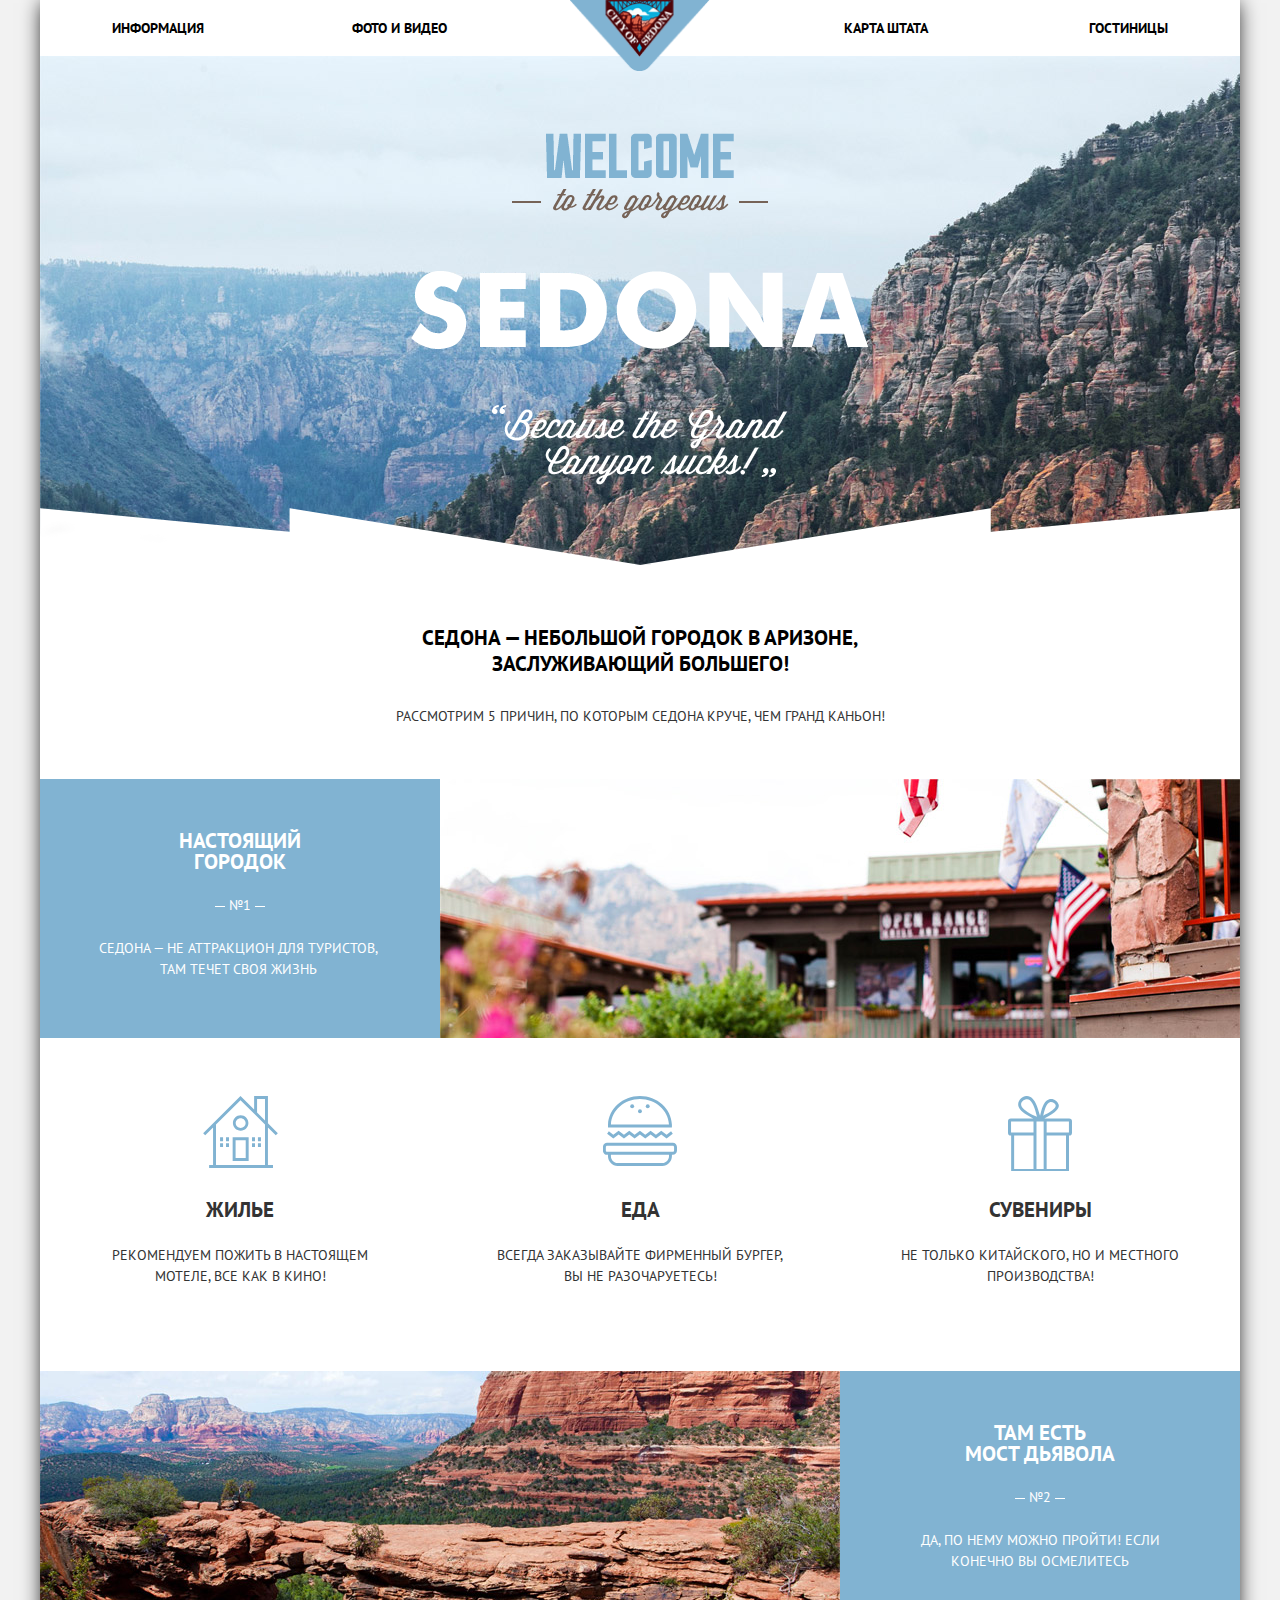
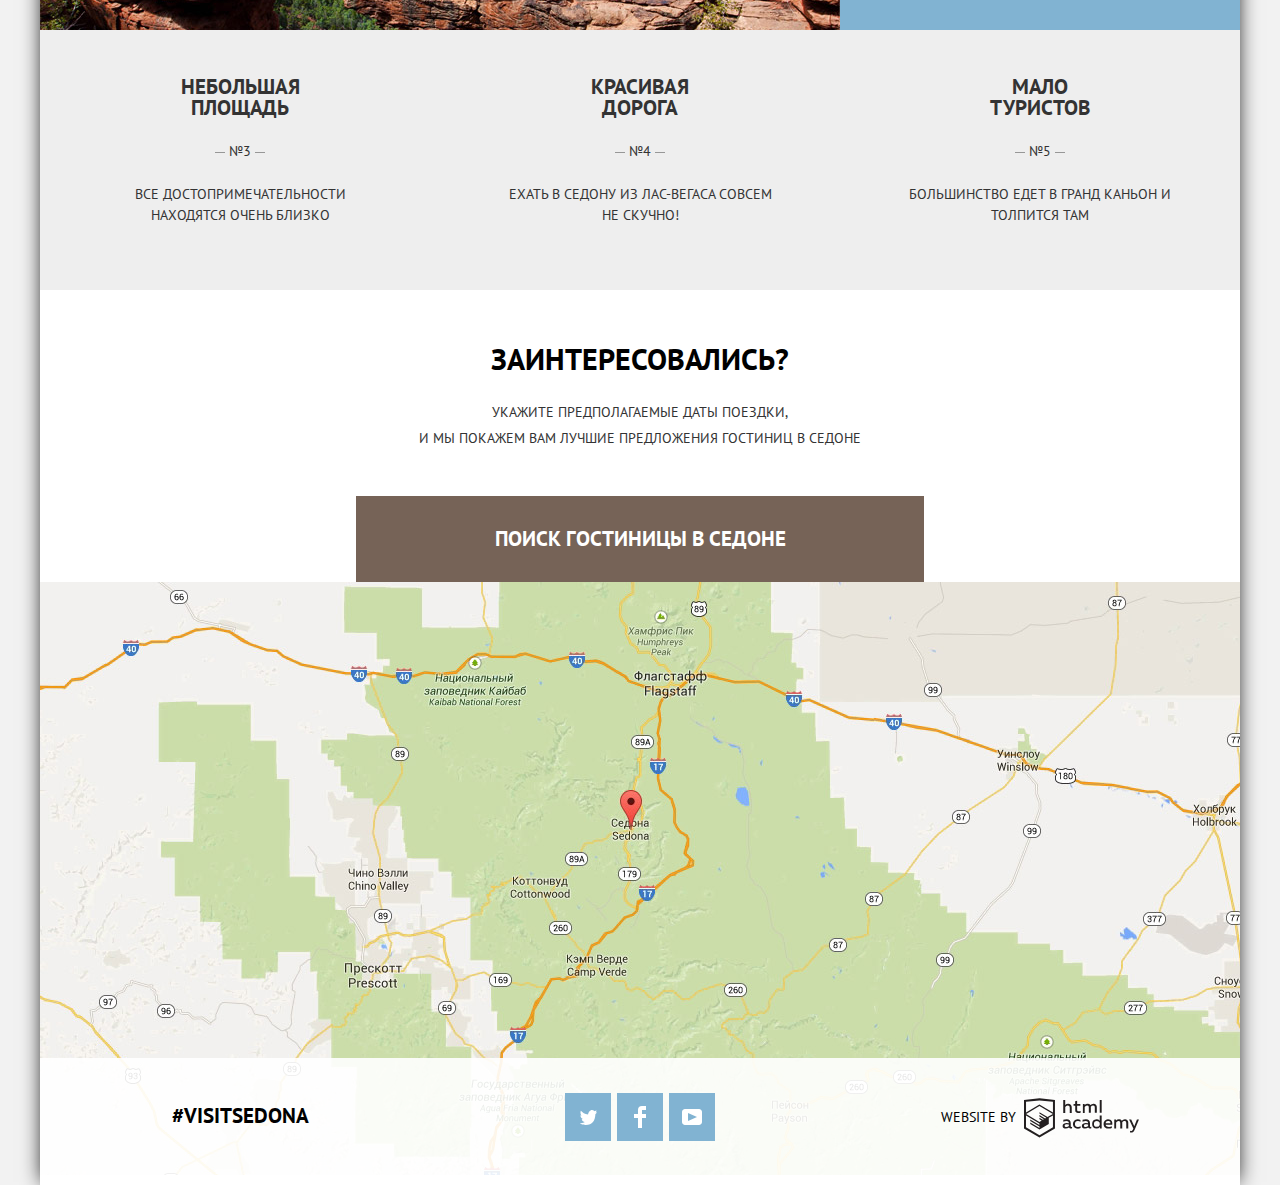
<file: index.html>
<!DOCTYPE html>
<html lang="ru">
  <head>
    <meta charset="utf-8">
    <title>HTML Academy: Седона</title>
    <link href="https://fonts.googleapis.com/css?family=PT+Sans:400,700&amp;subset=cyrillic" rel="stylesheet">
    <link rel="stylesheet" href="css/normalize.css">
    <link rel="stylesheet" href="css/style.min.css">
  </head>
  <body>
    <div class="container">
      <header class="main-header">
        <nav class="main-nav">
          <ul class="site-nav">
            <li><a href="info.html"> Информация</a></li>
            <li><a href="news.html"> Фото и видео</a></li>
            <li><a href="full-map.html">Карта штата</a></li>
            <li><a href="catalog.html">Гостиницы</a></li>
          </ul>
          <div class="main-header-logo">
            <a>
              <img src="img/logo-index.png" width="140" height="70" alt="Логотип «Седона»">
            </a>
          </div>
        </nav>
      </header>
      <main>
        <section class="sedona">
          <img class="sedona-text" src="img/sedona-text.png" width="458" height="350" alt="Sedona" >
        </section>
        <h1>Седона &#8212; небольшой городок в Аризоне,<br>
            заслуживающий большего!</h1>
        <p class="reasons">Рассмотрим 5 причин, по которым седона круче, чем гранд каньон!</p>
        <section class='reason-sedona'>
          <h2 class="visually-hidden">Факты о Седоне</h2>
          <ul class="reason-list">
            <li class="reason-image">
              <div class="reason-blue reason-blue-one">
                <h3>Настоящий городок</h3>
                <div class="reason-item-number reason-white-number">
                  <p>№1</p>
                </div>
                <p>Седона &#8212; не аттракцион для туристов, там течет своя жизнь</p>
              </div>
              <div class="reason-one-image">
              </div>
            </li>
            <li class="reason-image">
              <div class="reason-two-image">
              </div>
              <div class="reason-blue reason-blue-two">
                <h3>Там есть<br> мост дьявола</h3>
                <div class="reason-item-number reason-white-number">
                  <p>№2</p>
                </div>
                <p>Да, по нему можно пройти! Если конечно вы осмелитесь</p>
              </div>
            </li>
            <li class="reason-item">
              <h3>Небольшая площадь</h3>
              <div class="reason-item-number">
                <p>№3</p>
              </div>
              <p>Все достопримечательности находятся очень близко</p>
            </li>
            <li class="reason-item">
              <h3>Красивая дорога</h3>
              <div class="reason-item-number">
                <p>№4</p>
              </div>
              <p>Ехать в Седону из Лас-вегаса совсем не скучно!</p>
            </li>
            <li class="reason-item">
              <h3>Мало туристов</h3>
              <div class="reason-item-number">
                <p>№5</p>
              </div>
              <p>Большинство едет в гранд каньон и толпится там</p>
            </li>
            <li class="features-item">
              <ul class="features-list">
                <li class="feature-item sedona-house">
                  <h3>Жилье</h3>
                  <p>Рекомендуем пожить в настоящем мотеле, все как в кино!</p>
                </li>
                <li class="feature-item sedona-food">
                  <h3>Еда</h3>
                  <p>Всегда заказывайте фирменный бургер, вы не разочаруетесь!</p>
                </li>
                <li class="feature-item sedona-suvenir">
                  <h3>Сувениры</h3>
                  <p>Не только китайского, но и местного производства!</p>
                </li>
              </ul>
            </li>
          </ul>
        </section>
        <section class="booking">
          <h2 class="visually-hidden">Забронировать дату поездки</h2>
          <h3>Заинтересовались?</h3>
          <p>Укажите предполагаемые даты поездки,<br>
           и мы покажем вам лучшие предложения гостиниц в Седоне</p>
           <div class="booking-button">
            <button class="button button-find-hotel" type="button" name="button-visible-form">Поиск гостиницы в седоне</button>
            <form class="main-booking-form" action="index.html" method="post">
              <div class="input-form input-arrival-date">
                <label for="arrival-date">Дата заезда:</label>
                <input type="text" name="arrival-date" id="arrival-date" value="24 апреля 2017">
                <button class="calendar" type="button" name="button"><span class="visually-hidden">календарь</span> <svg xmlns="http://www.w3.org/2000/svg" width="21" height="22" viewBox="0 0 21 22"><path d="M19.251 2.025h-2.845V.648c0-.381-.294-.689-.656-.689-.363 0-.656.308-.656.689v1.377h-3.938V.648c0-.381-.294-.689-.655-.689-.363 0-.657.308-.657.689v1.377H5.906V.648c0-.381-.294-.689-.656-.689-.363 0-.657.308-.657.689v1.377H1.75C.784 2.025 0 2.847 0 3.862v16.302C0 21.179.784 22 1.75 22h17.501c.966 0 1.749-.821 1.749-1.836V3.862c0-1.015-.783-1.837-1.749-1.837zm.437 18.139a.448.448 0 0 1-.437.459H1.75a.45.45 0 0 1-.438-.459V3.862a.45.45 0 0 1 .438-.459h2.844v1.378c0 .381.294.689.657.689.362 0 .656-.308.656-.689V3.403h3.938v1.378c0 .381.294.689.657.689.361 0 .655-.308.655-.689V3.403h3.938v1.378c0 .381.293.689.656.689.362 0 .656-.308.656-.689V3.403h2.845c.241 0 .437.206.437.459v16.302z"/><path d="M4.594 8.225h2.625v2.066H4.594zM4.594 11.668h2.625v2.067H4.594zM4.594 15.112h2.625v2.066H4.594zM9.188 15.112h2.625v2.066H9.188zM9.188 11.668h2.625v2.067H9.188zM9.188 8.225h2.625v2.066H9.188zM13.781 15.112h2.625v2.066h-2.625zM13.781 11.668h2.625v2.067h-2.625zM13.781 8.225h2.625v2.066h-2.625z"/></svg>  </button>
              </div>
              <div class="input-form input-departure-date">
                <label for="departure-date">Дата выезда:</label>
                <input type="text" name="departure-date" id="departure-date" value="4 июля 2017">
                <button class="calendar" type="button" name="button"><span class="visually-hidden">календарь</span> <svg xmlns="http://www.w3.org/2000/svg" width="21" height="22" viewBox="0 0 21 22"><path d="M19.251 2.025h-2.845V.648c0-.381-.294-.689-.656-.689-.363 0-.656.308-.656.689v1.377h-3.938V.648c0-.381-.294-.689-.655-.689-.363 0-.657.308-.657.689v1.377H5.906V.648c0-.381-.294-.689-.656-.689-.363 0-.657.308-.657.689v1.377H1.75C.784 2.025 0 2.847 0 3.862v16.302C0 21.179.784 22 1.75 22h17.501c.966 0 1.749-.821 1.749-1.836V3.862c0-1.015-.783-1.837-1.749-1.837zm.437 18.139a.448.448 0 0 1-.437.459H1.75a.45.45 0 0 1-.438-.459V3.862a.45.45 0 0 1 .438-.459h2.844v1.378c0 .381.294.689.657.689.362 0 .656-.308.656-.689V3.403h3.938v1.378c0 .381.294.689.657.689.361 0 .655-.308.655-.689V3.403h3.938v1.378c0 .381.293.689.656.689.362 0 .656-.308.656-.689V3.403h2.845c.241 0 .437.206.437.459v16.302z"/><path d="M4.594 8.225h2.625v2.066H4.594zM4.594 11.668h2.625v2.067H4.594zM4.594 15.112h2.625v2.066H4.594zM9.188 15.112h2.625v2.066H9.188zM9.188 11.668h2.625v2.067H9.188zM9.188 8.225h2.625v2.066H9.188zM13.781 15.112h2.625v2.066h-2.625zM13.781 11.668h2.625v2.067h-2.625zM13.781 8.225h2.625v2.066h-2.625z"/></svg> </button>
              </div>
              <div class="input-form input-people">
                <div class="btn-input btn-input-grown">
                  <label for="grownup">Взрослые:</label>
                  <button class="amount-down amount-down-grownup" type="button" name="button">&#8722;</button>
                  <input type="text" name="grownup" id="grownup" value="2">
                  <button class="amount-up amount-up-grownup" type="button" name="button">&#43;</button>
                </div>
                <div class="btn-input btn-input-kid">
                  <label class="kids" for="kid">Дети:</label>
                  <button class="amount-down amount-down-kid" type="button" name="button">&#8722;</button>
                  <input class="input-kids" type="text" name="kid" id="kid" value="0">
                  <button class="amount-up amount-up-kid" type="button" name="button">&#43;</button>
                </div>
              </div>
              <button class="button button-find" type="submit" name="find-booking">Найти</button>
            </form>
          </div>
        </section>
        <section class="map">
          <h2 class="visually-hidden">Карта проезда</h2>
          <iframe src="https://www.google.com/maps/embed?pb=!1m18!1m12!1m3!1d704941.0116040068!2d-111.98030078085502!3d34.83886374794912!2m3!1f0!2f0!3f0!3m2!1i1024!2i768!4f13.1!3m3!1m2!1s0x872da132f942b00d%3A0x5548c523fa6c8efd!2z0KHQtdC00L7QvdCwLCDQkNGA0LjQt9C-0L3QsCA4NjMzNiwg0KHQqNCQ!5e0!3m2!1sru!2sru!4v1512150455952" width="1200" height="595" style="border:0" allowfullscreen></iframe>
          <p><img src="img/map.jpg" width="1200" height="595" alt="Карта проезда в город Седона"></p>
        </section>
      </main>
      <footer class="main-footer main-footer-absolute">
        <div class="hashtag-sedona">
          <a class="visitsedona" href="#">#visitsedona</a>
        </div>
        <div class="footer-social">
          <div class="social-icon">
            <ul class="social-list">
              <li>
                <a class="social-button" href="#"><span class="visually-hidden">Twitter</span> <svg xmlns="http://www.w3.org/2000/svg" xmlns:xlink="http://www.w3.org/1999/xlink" width="17" height="15" viewBox="0 0 17 15"><path fill="#FFF" d="M10.95.144c1.685-.496 2.984.27 3.577 1.179.673-.231 1.331-.481 2.011-.708a2.345 2.345 0 0 1-.857 1.768c.685.17 1.304-.491 1.304-.491-.169 1-1.006 1.788-1.563 2.024-.231 6.75-3.175 11.217-10.077 11.082h-.446c-.41 0-4.164-.46-4.898-1.887 2.271.196 3.893-.422 4.693-1.177-.96-.3-2.679-.477-2.979-2.95.349.106.564.228 1.19.119C1.705 8.247.374 7.53.448 5.33c.285.328 1.067.536 1.34.472C1.085 5.561-.182 2.442.894.85c1.818 1.854 3.735 3.606 7.152 3.773C8.254 2.33 9.183.793 10.95.144z"/></svg></a>
              </li>
              <li>
                <a class="social-button" href="#"><span class="visually-hidden">Facebook</span><svg xmlns="http://www.w3.org/2000/svg" width="12" height="22" viewBox="0 0 12 22"><path fill="#FFF" d="M12 4V0H8a4 4 0 0 0-4 4v4H0v4h4v10h4V12h4V8H8V4h4z"/></svg></a>
              </li>
              <li>
                <a class="social-button" href="#"><span class="visually-hidden">Youtube</span><svg xmlns="http://www.w3.org/2000/svg" xmlns:xlink="http://www.w3.org/1999/xlink" width="20" height="16" viewBox="0 0 20 16"><path fill="#FFF" d="M17 0H3C1.35 0 0 1.35 0 3v10c0 1.65 1.35 3 3 3h14c1.65 0 3-1.35 3-3V3c0-1.65-1.35-3-3-3zM6.027 11.998V4.002L15.014 8l-8.987 3.998z"/></svg></a>
              </li>
            </ul>
          </div>
        </div>
        <p class="footer-copyright">
          <span class="copyright-text">website  by</span>
          <a href="https://htmlacademy.ru/intensive/htmlcss">
            <svg id="Layer_1" data-name="Layer 1" xmlns="http://www.w3.org/2000/svg" width="115" height="40" viewBox="0 0 108.08 36.85"><title>logo-htmlacademy-small1</title><path d="M44.61,26.88a2,2,0,0,0,.55-0.1v1.33a3.25,3.25,0,0,1-1.18.21,1.67,1.67,0,0,1-1.67-1,4.84,4.84,0,0,1-3.14,1.08c-1.51,0-2.91-.83-2.91-2.55,0-2.13,2-2.79,3.71-2.79a11.08,11.08,0,0,1,2.17.25v-0.3c0-1-.76-1.77-2.19-1.77a7.42,7.42,0,0,0-3,.64v-1.7a10.21,10.21,0,0,1,3.19-.55c2.36,0,3.81,1.12,3.81,3.65v3a0.54,0.54,0,0,0,.49.59h0.17Zm-6.44-1.13A1.35,1.35,0,0,0,39.63,27h0.11a3.39,3.39,0,0,0,2.41-1V24.58a9.72,9.72,0,0,0-1.81-.21c-1,0-2.16.33-2.16,1.38h0Zm12.36-6.11a5,5,0,0,1,2.57.64V22a4.08,4.08,0,0,0-2.3-.7,2.75,2.75,0,1,0,0,5.49,5,5,0,0,0,2.43-.64v1.71a6.27,6.27,0,0,1-2.76.57A4.21,4.21,0,0,1,46,24.51q0-.21,0-0.41a4.32,4.32,0,0,1,4.18-4.46h0.38Zm12.17,7.24a2,2,0,0,0,.55-0.1v1.33a3.25,3.25,0,0,1-1.18.21,1.67,1.67,0,0,1-1.67-1,4.84,4.84,0,0,1-3.14,1.08c-1.51,0-2.91-.83-2.91-2.55,0-2.13,2-2.79,3.71-2.79a11.08,11.08,0,0,1,2.17.25v-0.3c0-1-.76-1.77-2.19-1.77a7.42,7.42,0,0,0-3,.64v-1.7a10.21,10.21,0,0,1,3.19-.55c2.36,0,3.81,1.12,3.81,3.65v3a0.54,0.54,0,0,0,.49.59h0.17Zm-6.44-1.13A1.35,1.35,0,0,0,57.73,27h0.11a3.39,3.39,0,0,0,2.41-1V24.58a9.72,9.72,0,0,0-1.81-.21c-1.06,0-2.16.33-2.16,1.38h0ZM73,16V28.2H71.35V26.88a3.88,3.88,0,0,1-3.19,1.54,4.4,4.4,0,0,1,0-8.78,3.81,3.81,0,0,1,3,1.3V16H73Zm-4.53,5.22a2.76,2.76,0,1,0,0,5.52A2.86,2.86,0,0,0,71.15,25V23A2.91,2.91,0,0,0,68.49,21.27ZM79,19.64c3.31,0,4.46,2.68,3.92,5.09H76.7c0.21,1.5,1.67,2.11,3.19,2.11a6.11,6.11,0,0,0,2.64-.59v1.6a7.14,7.14,0,0,1-3,.57C77,28.42,74.78,27,74.78,24a4.18,4.18,0,0,1,4-4.39H79Zm0.09,1.54a2.28,2.28,0,0,0-2.44,2.1v0.06H81.3A2,2,0,0,0,79.13,21.18Zm5.73,7V19.87h1.65v1a3.81,3.81,0,0,1,2.78-1.27A2.86,2.86,0,0,1,91.89,21a4.12,4.12,0,0,1,2.91-1.33A3.06,3.06,0,0,1,98,23V28.2h-1.9V23.05a1.59,1.59,0,0,0-1.42-1.75H94.42a2.8,2.8,0,0,0-2.07,1.12V28.2h-1.9V23.05A1.59,1.59,0,0,0,89,21.31H88.8a3,3,0,0,0-2.21,1.29v5.63H84.86Zm21.31-8.33h1.9l-3.91,9.46c-0.9,2.17-2.09,2.86-3.35,2.86a4.76,4.76,0,0,1-1.1-.14V30.46a2.86,2.86,0,0,0,.85.12c0.9,0,1.58-.64,2.07-1.9l0.17-.42-4-8.4h2l2.86,6.29ZM38.73,1.46V6.22a3.81,3.81,0,0,1,2.7-1.14,3.25,3.25,0,0,1,3.44,3.4v5.15H43V8.72a1.81,1.81,0,0,0-1.61-2h-0.3a2.93,2.93,0,0,0-2.32,1.39v5.52h-1.9V1.46h1.9ZM49.94,2.31v3h3V6.91h-3v3.81c0,1.1.5,1.46,1.58,1.46a4.49,4.49,0,0,0,1.69-.33v1.6A6.8,6.8,0,0,1,51,13.8a2.55,2.55,0,0,1-2.86-2.74V6.89H46.58V5.26h1.5V2.74Zm5.4,11.31V5.28H57v1A3.81,3.81,0,0,1,59.77,5a2.86,2.86,0,0,1,2.6,1.33A4.12,4.12,0,0,1,65.28,5,3.06,3.06,0,0,1,68.44,8.4v5.21h-1.9V8.46a1.59,1.59,0,0,0-1.42-1.75H64.89a2.8,2.8,0,0,0-2.07,1.12v5.78h-1.9V8.46A1.59,1.59,0,0,0,59.5,6.71H59.27A3,3,0,0,0,57.06,8v5.63H55.34ZM71.17,1.45H73V13.6H71.17V1.45ZM14.71,0H14.55L0,1.54V28.21l14.55,8.66,14.55-8.66V1.54Zm12.5,27.1L14.55,34.64,1.9,27.12V16.18l12.59,7.5V25L5.86,19.9v1.31l8.68,5.21v1.39L5.87,22.65V24l8.68,5.21,8.75-5.24V18.31L27.2,16V27.12Zm0-12.53-3.48,2-1.6,1L14.51,13v1.31L21,18.23H21l-0.14.09-1,.54-5.37-3.2V17l4.24,2.52-1,.67-3.2-1.9v1.31l2.1,1.24L14.5,22.1,2,14.65,14.51,7.11Zm0-1.32L14.49,5.76,1.91,13.25v-10L14.56,1.92,27.21,3.25v10h0Z" transform="translate(0 -0.02)" fill="#231f20"/></svg>
          </a>
        </p>
      </footer>
    </div>
    <script src="js/scripts.min.js"></script>
  </body>
</html>
</file>
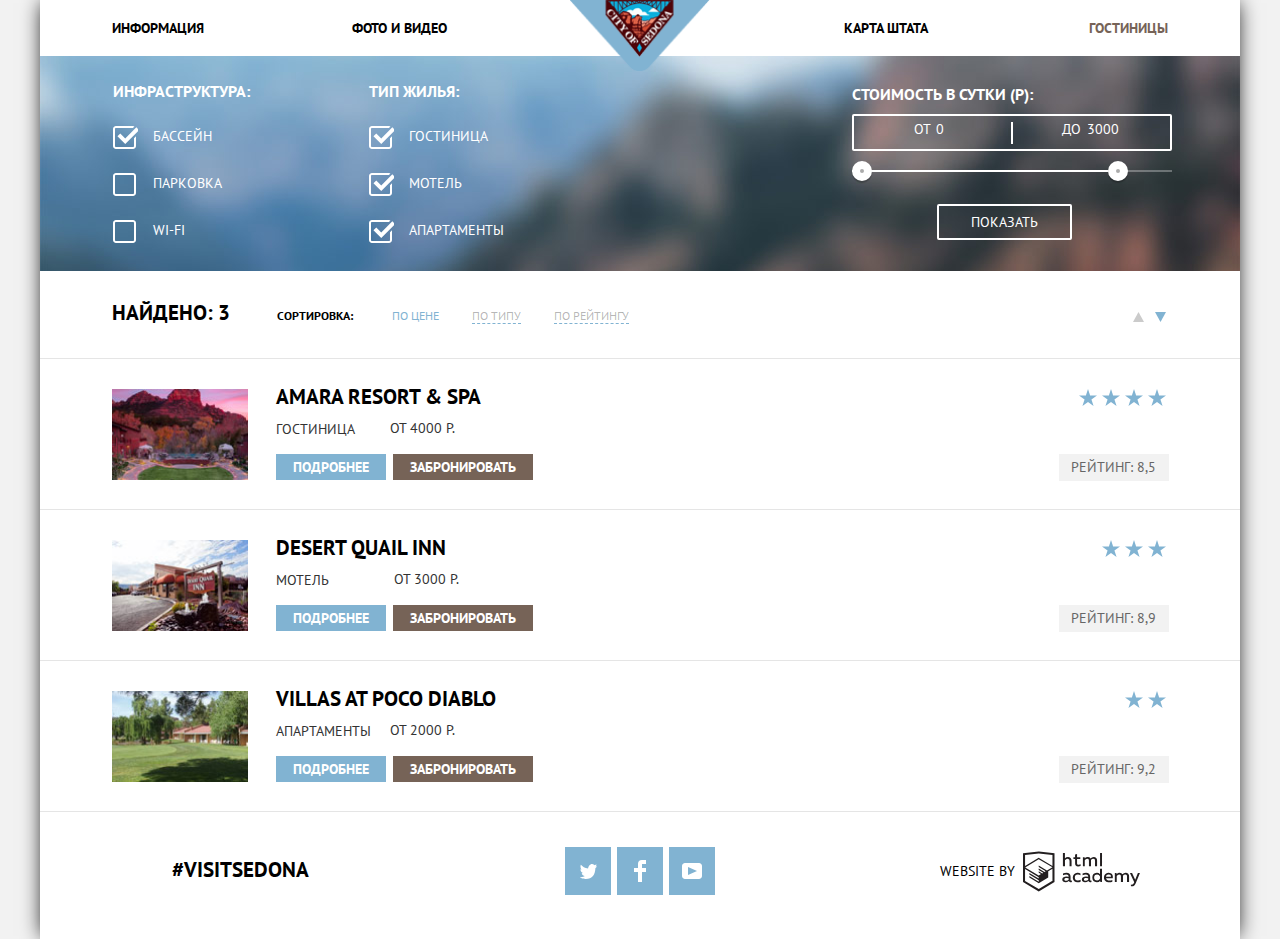
<file: catalog.html>
<!DOCTYPE html>
<html lang="ru">
  <head>
    <meta charset="utf-8">
    <title>HTML Academy: Седона</title>
    <link href="https://fonts.googleapis.com/css?family=PT+Sans:400,700&amp;subset=cyrillic" rel="stylesheet">
    <link rel="stylesheet" href="css/normalize.css">
    <link rel="stylesheet" href="css/style.css">
  </head>
  <body>
    <div class='container'>
      <header class="main-header">
        <nav class="main-nav">
          <ul class="site-nav">
            <li><a href="info.html"> Информация</a></li>
            <li><a href="news.html"> Фото и видео</a></li>
            <li><a href="full-map.html">Карта штата</a></li>
            <li><a class="actived" href="catalog.html">Гостиницы</a></li>
          </ul>
          <div class="main-header-logo">
            <a href="index.html">
              <img src="img/logo-index.png" width="140" height="70" alt="Логотип «Седона»">
            </a>
          </div>
        </nav>
      </header>
      <main class="main-container">
        <h1 class="visually-hidden">Подбор отеля</h1>
        <section class="filter-hotel">
          <h2 class="visually-hidden">Фильтр отелей.</h2>
          <form class="filter-form" action="index.html" method="get">
            <div class="f-grow">
              <fieldset class="filter-checkbox">
                <legend>Инфраструктура:</legend>
                <ul>
                  <li class="filter-options">
                    <input class="visually-hidden filter-input-checkbox" type="checkbox" name="pool" id="pool" checked>
                    <label for="pool">Бассейн</label>
                  </li>
                  <li class="filter-options">
                    <input class="visually-hidden filter-input-checkbox" type="checkbox" name="parking" id="parking">
                    <label for="parking">Парковка</label>
                  </li>
                  <li class="filter-options">
                    <input class="visually-hidden filter-input-checkbox" type="checkbox" name="wifi" id="wifi">
                    <label for="wifi">WI-FI</label>
                  </li>
                </ul>
              </fieldset>
              <fieldset class="filter-checkbox">
                <legend>Тип жилья:</legend>
                <ul>
                  <li class="filter-options">
                    <input class="visually-hidden filter-input-checkbox" type="checkbox" name="hotel" id="hotel" checked>
                    <label for="hotel">Гостиница</label>
                  </li>
                  <li class="filter-options">
                    <input class="visually-hidden filter-input-checkbox" type="checkbox" name="motel" id="motel" checked>
                    <label for="motel">Мотель</label>
                  </li>
                  <li class="filter-options">
                    <input class="visually-hidden filter-input-checkbox"  type="checkbox" name="apartments" id="apartments" checked>
                    <label for="apartments">Апартаменты</label>
                  </li>
                </ul>
              </fieldset>
            </div>
            <div class="filter-range">
              <div class="filter-range-title">Стоимость в сутки (р):</div>
              <div class="price-controls">
                <label class="min-price">от <input type="text" name="min-price" value="0"></label>
                <label class="max-price">до <input type="text" name="max-price" value="3000"></label>
              </div>
              <div class="range-controls">
                <div class="scale">
                  <div class="bar"></div>
                </div>
                <div class="range-toggle range-toggle-min"></div>
                <div class="range-toggle range-toggle-max"></div>
              </div>
              <button class="btn-transparent" type="submit">Показать</button>
            </div>
          </form>
        </section>
        <section class="hotels">
          <div class="hotels-filter">
            <h2 class="visually-hidden">Список отелей.</h2>
            <p class="find-hotel">Найдено: 3   <span>Сортировка:</span></p>
            <ul class="sorting">
              <li> <a class="actived" href="#">По цене</a></li>
              <li><a href="#"> По типу</a></li>
              <li><a href="#"> По рейтингу</a></li>
            </ul>
            <div class="pointer">
              <a class="pointer-button" href="#">По возрастанию <svg xmlns="http://www.w3.org/2000/svg" width="11" height="10" viewBox="0 0 11 10"><path fill="#231F20" d="M5.5 0L0 10h11z"/></svg></a>
              <a class="pointer-button actived-pointer" href="#">По убыванию<svg xmlns="http://www.w3.org/2000/svg" width="11" height="10" viewBox="0 0 11 10"><path fill="#231F20" d="M5.5 10L0 0h11"/></svg></a>
            </div>
          </div>
          <ul class="hotel-list">
            <li class="hotel-item">
              <div class="hotel-image">
                <a href="#">
                  <img src="img/hotel-amara.jpg" alt="Отель амара" width="150" height="100">
                </a>
              </div>
              <div class="hotel-info">
                <div>
                  <a class="hotel-name" href="#">Amara resort & spa</a>
                </div>
                <p><span class="hotel-type">Гостиница </span>от 4000 р.</p>
                <div class="hotel-info-button">
                  <a class="button button-more" href="#">подробнее</a>
                  <a class="button button-booking" href="#">Забронировать</a>
                </div>
              </div>
              <div class="rating-hotel">
                <ul class="rating-star">
                  <li class='star'></li>
                  <li class='star'></li>
                  <li class='star'></li>
                  <li class='star'></li>
                </ul>
                <p class="rating">Рейтинг: 8,5</p>
              </div>
            </li>
            <li class="hotel-item">
              <div class="hotel-image">
                <a href="#">
                  <img src="img/hotel-desert.jpg" alt="Отель дезерт" width="150" height="100">
                </a>
              </div>
              <div class="hotel-info">
                <div>
                  <a class="hotel-name" href="#">desert quail inn</a>
                </div>
                <p><span class="hotel-type"> мотель</span> от 3000 р.</p>
                <div class="hotel-info-button">
                  <a class="button button-more" href="#">подробнее</a>
                  <a class="button button-booking" href="#">Забронировать</a>
                </div>
              </div>
              <div class="rating-hotel">
                <ul class="rating-star">
                  <li class='star'></li>
                  <li class='star'></li>
                  <li class='star'></li>
                </ul>
                <p class="rating">Рейтинг: 8,9</p>
              </div>
            </li>
            <li class="hotel-item">
              <div class="hotel-image">
                <a href="#">
                  <img src="img/hotel-villas.jpg" alt="Отель вилла" width="150" height="100">
                </a>
              </div>
              <div class="hotel-info">
                <div>
                  <a class="hotel-name" href="#">villas at poco diablo</a>
                </div>
                <p><span class="hotel-type">Апартаменты </span>от 2000 р.</p>
                <div class="hotel-info-button">
                  <a class="button button-more" href="#">подробнее</a>
                  <a class="button button-booking" href="#">Забронировать</a>
                </div>
              </div>
              <div class="rating-hotel">
                <ul class="rating-star">
                  <li class='star'> </li>
                  <li class='star'></li>
                </ul>
                <p class="rating">Рейтинг: 9,2</p>
              </div>
            </li>
          </ul>
        </section>
      </main>
      <footer class="main-footer">
        <div class="hashtag-sedona">
          <a class="visitsedona" href="#">#visitsedona</a>
        </div>
        <div class="footer-social">
          <div class="social-icon">
            <ul class="social-list">
              <li>
                <a class="social-button" href="#"><span class="visually-hidden">Twitter</span> <svg xmlns="http://www.w3.org/2000/svg" xmlns:xlink="http://www.w3.org/1999/xlink" width="17" height="15" viewBox="0 0 17 15"><path fill="#FFF" d="M10.95.144c1.685-.496 2.984.27 3.577 1.179.673-.231 1.331-.481 2.011-.708a2.345 2.345 0 0 1-.857 1.768c.685.17 1.304-.491 1.304-.491-.169 1-1.006 1.788-1.563 2.024-.231 6.75-3.175 11.217-10.077 11.082h-.446c-.41 0-4.164-.46-4.898-1.887 2.271.196 3.893-.422 4.693-1.177-.96-.3-2.679-.477-2.979-2.95.349.106.564.228 1.19.119C1.705 8.247.374 7.53.448 5.33c.285.328 1.067.536 1.34.472C1.085 5.561-.182 2.442.894.85c1.818 1.854 3.735 3.606 7.152 3.773C8.254 2.33 9.183.793 10.95.144z"/></svg></a>
              </li>
              <li>
                <a class="social-button" href="#"><span class="visually-hidden">Facebook</span><svg xmlns="http://www.w3.org/2000/svg" width="12" height="22" viewBox="0 0 12 22"><path fill="#FFF" d="M12 4V0H8a4 4 0 0 0-4 4v4H0v4h4v10h4V12h4V8H8V4h4z"/></svg></a>
              </li>
              <li>
                <a class="social-button" href="#"><span class="visually-hidden">Youtube</span><svg xmlns="http://www.w3.org/2000/svg" xmlns:xlink="http://www.w3.org/1999/xlink" width="20" height="16" viewBox="0 0 20 16"><path fill="#FFF" d="M17 0H3C1.35 0 0 1.35 0 3v10c0 1.65 1.35 3 3 3h14c1.65 0 3-1.35 3-3V3c0-1.65-1.35-3-3-3zM6.027 11.998V4.002L15.014 8l-8.987 3.998z"/></svg></a>
              </li>
            </ul>
          </div>
        </div>
        <p class="footer-copyright">
          <span class="copyright-text">website  by</span>
          <a href="https://htmlacademy.ru/intensive/htmlcss">
            <svg id="Layer_1" data-name="Layer 1" xmlns="http://www.w3.org/2000/svg" width="117" height="43" viewBox="0 0 108.08 36.85"><title>logo-htmlacademy-small1</title><path d="M44.61,26.88a2,2,0,0,0,.55-0.1v1.33a3.25,3.25,0,0,1-1.18.21,1.67,1.67,0,0,1-1.67-1,4.84,4.84,0,0,1-3.14,1.08c-1.51,0-2.91-.83-2.91-2.55,0-2.13,2-2.79,3.71-2.79a11.08,11.08,0,0,1,2.17.25v-0.3c0-1-.76-1.77-2.19-1.77a7.42,7.42,0,0,0-3,.64v-1.7a10.21,10.21,0,0,1,3.19-.55c2.36,0,3.81,1.12,3.81,3.65v3a0.54,0.54,0,0,0,.49.59h0.17Zm-6.44-1.13A1.35,1.35,0,0,0,39.63,27h0.11a3.39,3.39,0,0,0,2.41-1V24.58a9.72,9.72,0,0,0-1.81-.21c-1,0-2.16.33-2.16,1.38h0Zm12.36-6.11a5,5,0,0,1,2.57.64V22a4.08,4.08,0,0,0-2.3-.7,2.75,2.75,0,1,0,0,5.49,5,5,0,0,0,2.43-.64v1.71a6.27,6.27,0,0,1-2.76.57A4.21,4.21,0,0,1,46,24.51q0-.21,0-0.41a4.32,4.32,0,0,1,4.18-4.46h0.38Zm12.17,7.24a2,2,0,0,0,.55-0.1v1.33a3.25,3.25,0,0,1-1.18.21,1.67,1.67,0,0,1-1.67-1,4.84,4.84,0,0,1-3.14,1.08c-1.51,0-2.91-.83-2.91-2.55,0-2.13,2-2.79,3.71-2.79a11.08,11.08,0,0,1,2.17.25v-0.3c0-1-.76-1.77-2.19-1.77a7.42,7.42,0,0,0-3,.64v-1.7a10.21,10.21,0,0,1,3.19-.55c2.36,0,3.81,1.12,3.81,3.65v3a0.54,0.54,0,0,0,.49.59h0.17Zm-6.44-1.13A1.35,1.35,0,0,0,57.73,27h0.11a3.39,3.39,0,0,0,2.41-1V24.58a9.72,9.72,0,0,0-1.81-.21c-1.06,0-2.16.33-2.16,1.38h0ZM73,16V28.2H71.35V26.88a3.88,3.88,0,0,1-3.19,1.54,4.4,4.4,0,0,1,0-8.78,3.81,3.81,0,0,1,3,1.3V16H73Zm-4.53,5.22a2.76,2.76,0,1,0,0,5.52A2.86,2.86,0,0,0,71.15,25V23A2.91,2.91,0,0,0,68.49,21.27ZM79,19.64c3.31,0,4.46,2.68,3.92,5.09H76.7c0.21,1.5,1.67,2.11,3.19,2.11a6.11,6.11,0,0,0,2.64-.59v1.6a7.14,7.14,0,0,1-3,.57C77,28.42,74.78,27,74.78,24a4.18,4.18,0,0,1,4-4.39H79Zm0.09,1.54a2.28,2.28,0,0,0-2.44,2.1v0.06H81.3A2,2,0,0,0,79.13,21.18Zm5.73,7V19.87h1.65v1a3.81,3.81,0,0,1,2.78-1.27A2.86,2.86,0,0,1,91.89,21a4.12,4.12,0,0,1,2.91-1.33A3.06,3.06,0,0,1,98,23V28.2h-1.9V23.05a1.59,1.59,0,0,0-1.42-1.75H94.42a2.8,2.8,0,0,0-2.07,1.12V28.2h-1.9V23.05A1.59,1.59,0,0,0,89,21.31H88.8a3,3,0,0,0-2.21,1.29v5.63H84.86Zm21.31-8.33h1.9l-3.91,9.46c-0.9,2.17-2.09,2.86-3.35,2.86a4.76,4.76,0,0,1-1.1-.14V30.46a2.86,2.86,0,0,0,.85.12c0.9,0,1.58-.64,2.07-1.9l0.17-.42-4-8.4h2l2.86,6.29ZM38.73,1.46V6.22a3.81,3.81,0,0,1,2.7-1.14,3.25,3.25,0,0,1,3.44,3.4v5.15H43V8.72a1.81,1.81,0,0,0-1.61-2h-0.3a2.93,2.93,0,0,0-2.32,1.39v5.52h-1.9V1.46h1.9ZM49.94,2.31v3h3V6.91h-3v3.81c0,1.1.5,1.46,1.58,1.46a4.49,4.49,0,0,0,1.69-.33v1.6A6.8,6.8,0,0,1,51,13.8a2.55,2.55,0,0,1-2.86-2.74V6.89H46.58V5.26h1.5V2.74Zm5.4,11.31V5.28H57v1A3.81,3.81,0,0,1,59.77,5a2.86,2.86,0,0,1,2.6,1.33A4.12,4.12,0,0,1,65.28,5,3.06,3.06,0,0,1,68.44,8.4v5.21h-1.9V8.46a1.59,1.59,0,0,0-1.42-1.75H64.89a2.8,2.8,0,0,0-2.07,1.12v5.78h-1.9V8.46A1.59,1.59,0,0,0,59.5,6.71H59.27A3,3,0,0,0,57.06,8v5.63H55.34ZM71.17,1.45H73V13.6H71.17V1.45ZM14.71,0H14.55L0,1.54V28.21l14.55,8.66,14.55-8.66V1.54Zm12.5,27.1L14.55,34.64,1.9,27.12V16.18l12.59,7.5V25L5.86,19.9v1.31l8.68,5.21v1.39L5.87,22.65V24l8.68,5.21,8.75-5.24V18.31L27.2,16V27.12Zm0-12.53-3.48,2-1.6,1L14.51,13v1.31L21,18.23H21l-0.14.09-1,.54-5.37-3.2V17l4.24,2.52-1,.67-3.2-1.9v1.31l2.1,1.24L14.5,22.1,2,14.65,14.51,7.11Zm0-1.32L14.49,5.76,1.91,13.25v-10L14.56,1.92,27.21,3.25v10h0Z" transform="translate(0 -0.02)" fill="#231f20"/></svg>
          </a>
        </p>
      </footer>
    </div>
  </body>
</html>
</file>
<file: css/style.css>
body {
  margin: 0;
  padding: 0;
  font-family: "PT Sans", Arial, sans-serif;
  font-size: 14px;
  line-height: 26px;
  font-weight: 400;
  color: #000000;
  text-transform: uppercase;
  background-color: #f2f2f2;
}

.container {
  position: relative;
  max-width: 1200px;
  min-width: 768px;
  margin: 0 auto;
  background-color: #ffffff;
  -webkit-box-shadow: 0 0 20px -3px #000101;
  box-shadow: 0 0 20px -3px #000101;
}

a {
  text-decoration: none;
}

img {
  max-width: 100%;
  height: auto;
}

svg {
  fill: currentColor;
}

.visually-hidden:not(:focus):not(:active),
input[type="checkbox"].visually-hidden,
input[type="radio"].visually-hidden {
  position: absolute;
  width: 1px;
  height: 1px;
  margin: -1px;
  border: 0;
  padding: 0;
  white-space: nowrap;
  -webkit-clip-path: inset(100%);
  clip-path: inset(100%);
  clip: rect(0 0 0 0);
  overflow: hidden;
}


.button {
  font: inherit;
  text-align: center;
  color: #ffffff;
  font-weight: bold;
  text-transform: uppercase;
  cursor: pointer;
  border: none;
}

.button-find-hotel {
  position: absolute;
  bottom: 0;
  left: 0;
  right: 0;
  margin: 0 auto;
  font-size: 21px;
  line-height: 26px;
  background-color: #766357;
  width: 100%;
  height: 100%;
}

.button-booking {
  width: 140px;
  padding: 0;
  background-color: #766357;
}

.button-find {
  width: 458px;
  height: 58px;
  font-size: 21px;
  line-height: 26px;
  background-color: #81b3d2;
}

.button-more {
  width: 110px;
  padding: 0;
  background-color: #81b3d2;
}

.button-show {
  width: 141px;
  height: 40px;
  background-color: transparent;
  border: 2px solid #ffffff;
}

.button-show:hover {
  background-color: #ffffff;
  color: #000000;
}

.button-find-hotel:hover,
.button-booking:hover {
  background-color: #604e43;
}

.button-find-hotel:active,
.button-booking:active {
  background-color: #503e33;
  color: rgba(255, 255, 255, 0.3);
}

.button-find:hover,
.button-more:hover {
  background-color: #669ec0;
}

.button-find:active,
.button-more:active {
  background-color: #5496bd;
  color: rgba(255, 255, 255, 0.3);
}

.main-nav {
  position: relative;
  width: 100%;
  height: 56px;
  font-size: 14px;
  color: #000000;
  line-height: 26px;
  vertical-align: center;
}

.site-nav {
  display: -webkit-box;
  display: -ms-flexbox;
  display: flex;
  -webkit-box-pack: start;
  -ms-flex-pack: start;
  justify-content: flex-start;
  margin: 0;
  padding: 15px 0;
  list-style: none;
}

.site-nav li {
  width: 20%;
  margin: 0;
  padding: 0;
}

.site-nav li:nth-child(1),
.site-nav li:nth-child(2) {
  text-align: left;
}

.site-nav li:nth-child(1) {
  margin-left: 6%;
}

.site-nav li:nth-child(2) {
  margin-right: 8%
}

.site-nav li:nth-child(3),
.site-nav li:nth-child(4) {
  text-align: right;
}

.main-header-logo {
  width: 140px;
  height: 70px;
  position: absolute;
  top: 0;
  right: 0;
  left: 0;
  margin: 0 auto;
  z-index: 1;
}

.site-nav a{
  font-weight: bold;
  color: rgb(0, 0, 0);
}

.site-nav a:hover {
  color: rgb(129, 179, 210);
}

.site-nav a:active {
  color: rgba(0, 0, 0, 0.3)
}

.site-nav .actived {
  color: rgb(118, 99, 87);
}

.sedona {
  padding-top: 77px;
  padding-bottom: 72px;
  text-align: center;
  background-color: #8f827f;
  background-image: url("../img/bg-sedona.jpg");
  background-size: cover;
  background-repeat: no-repeat;
  position: relative;
  -webkit-box-sizing: border-box;
  box-sizing: border-box;
}

.sedona:after {
  content: "";
  position: absolute;
  bottom: 0;
  left: 0;
  width: 100%;
  height: 57px;
  background-image: url("../img/bg-sedona-decor.png");
  background-size: 100% 100%;
  background-repeat: no-repeat;
}

h1 {
  margin-top: 60px;
  margin-bottom: 26px;
  font-size: 21px;
  font-weight: bold;
  text-align: center;
}

.reasons {
  color: rgb(51, 51, 51);
  text-align: center;
  margin-bottom: -8px;
}


.reason-list,
.features-list,
.sorting,
.hotel-list,
.rating-star {
  list-style: none;
  margin: 0px;
  padding: 0px;
}

.reason-list {
  margin: 0;
  margin-top: 58px;
  padding: 0;
  display: -webkit-box;
  display: -ms-flexbox;
  display: flex;
  -ms-flex-wrap: wrap;
  flex-wrap: wrap;
}

.reason-image {
  display: -webkit-box;
  display: -ms-flexbox;
  display: flex;
  width: 100%;
  min-height: 258px;
}

.reason-item {
  width: 33.333333%;
  background-color: #eeeeee;
  padding-top: 25px;
  padding-bottom: 50px;
  -webkit-box-sizing: border-box;
  box-sizing: border-box;
}

.reason-item-number {
  position: relative;
  width: 50px;
  margin: 0 auto;
  margin-bottom: 20px;
  padding: 0;
}

.reason-item-number p {
  padding: 2px 0;
  margin: 0
}

.reason-item-number p::before,
.reason-item-number p::after {
  content: "";
  position: absolute;
  top: 50%;
  height: 1px;
  width: 10px;
  background-color: #979797;
}

.reason-item-number p::before {
  left: 0;
}

.reason-item-number p::after {
  right: 0;
}

.reason-white-number p::before,
.reason-white-number p::after {
  background-color: #fff;
}

.reason-item h3 {
  margin-left: 31%;
  margin-right: 31%;
}

.reason-item p {
  margin-left: 15%;
  margin-right: 15%;
}

.reason-one-image {
  background-image: url("../img/city.jpg");
  background-repeat: no-repeat;
  background-size: cover;
  margin: 0;
  padding: 0;
  width: 66.66666%;
}

.reason-blue {
  line-height: 21px;
  text-align: center;
  width: 33.333333%;
  padding-top: 30px;
  padding-bottom: 58px;
  -webkit-box-sizing: border-box;
  box-sizing: border-box;
}

.reason-blue-one h3 {
  font-size: 21px;
  font-weight: bold;
  margin-left: 31%;
  margin-right: 31%
}

.reason-blue-one p {
  margin: 0;
  margin-left: 13%;
  margin-right: 14%;
}

.reason-blue-two h3 {
  font-size: 21px;
  font-weight: bold;
  margin-left: 31%;
  margin-right: 31%
}

.reason-blue-two p {
  margin: 0;
  margin-left: 12%;
  margin-right: 12%;
}

.reason-two-image {
  background-image: url("../img/bridge.jpg");
  background-repeat: no-repeat;
  background-size: cover;
  margin: 0;
  padding: 0;
  width: 66.666666%;
}

.reason-list li:not(:nth-child(1)) {
  -webkit-box-ordinal-group: 3;
  -ms-flex-order: 2;
  order: 2;
}

.reason-list li:nth-child(6) {
  -webkit-box-ordinal-group: 2;
  -ms-flex-order: 1;
  order: 1;
}

.features-list {
  display: -webkit-box;
  display: -ms-flexbox;
  display: flex;
}

.feature-item {
  position: relative;
  width: 33.333333%;
  padding-top: 140px;
  padding-bottom: 70px;
  -webkit-box-sizing: border-box;
  box-sizing: border-box;
}

.feature-item h3 {
  margin-bottom: 25px;
}

.feature-item p {
  margin-left: 14%;
  margin-right: 14%;
}

.feature-item::before {
  content: "";
  position: absolute;
  top: 58px;
  left: 0;
  right: 0;
  margin: 0 auto;
  width: 75px;
  height: 75px;
  background-repeat: no-repeat;
}

.feature-item.sedona-house::before {
  background-image: url("../img/icon-house.svg");
  background-position: top center;
}

.feature-item.sedona-food::before {
  background-image: url("../img/icon-food.svg");
  background-position: top center;
}

.feature-item.sedona-suvenir::before {
  background-image: url("../img/icon-suvenir.svg");
  background-position: top center;
}

.reason-image {
  width: 100%
}

.features-item {
  width: 100%;
}

.reason-item,
.features-item,
.hotel-info p {
  color: rgb(51, 51, 51);
  text-align: center;
  line-height: 21px;
}

.reason-item h3,
.features-item h3 {
  font-size: 21px;
  font-weight: bold;
}

.reason-image {
  background-color: #81b3d2;
  color: #ffffff;
}

.booking {
  padding-top: 51px;
  -webkit-box-sizing: border-box;
  box-sizing: border-box;
}

.booking-button {
  position: relative;
  display: block;
  margin: 0 auto;
  width: 568px;
  height: 86px;
}

.booking h3 {
  margin: 0px;
  font-size: 30px;
  font-weight: bold;
  line-height: 36px;
  text-align: center;
}

.booking p {
  color: rgb(51, 51, 51);
  text-align: center;
  margin-top: 22px;
  margin-bottom: 45px;
}

.main-booking-form {
  position: absolute;
  top: 100%;
  left: 0;
  margin: 0 auto;
  width: 568px;
  height: 396px;
  background-color: #ffffff;
  padding: 53px 9.5% 53px 10%;
  z-index: 5;
  -webkit-box-shadow: 0 30px 50px rgba(0, 0, 0, 0.4);
  box-shadow: 0 30px 50px rgba(0, 0, 0, 0.4);
  -webkit-box-sizing: border-box;
  box-sizing: border-box;
  -webkit-transform-origin: 50% 0%;
  -ms-transform-origin: 50% 0%;
  transform-origin: 50% 0%;
  -webkit-transition: -webkit-transform 1s;
  transition: -webkit-transform 1s;
  -o-transition: transform 1s;
  transition: transform 1s;
  transition: transform 1s, -webkit-transform 1s;
}

.hidden-booking-form {
  -webkit-transform: rotateX(90deg);
  transform: rotateX(90deg);
}

.main-booking-form input {
  padding-left: 13px;
  height: 37px;
  font: inherit;
  font-weight: bold;
  text-transform: uppercase;
  color: #000000;
  background-color: #f2f2f2;
  border: none;
}

.main-booking-form label{
  font-family: "PT Sans", Arial, sans-serif;
  font-weight: bold;
  cursor: pointer;
}

.input-form {
  height: 40px;
}

.input-form button {
  padding: 0;
  margin: 0;
  font-size: 0;
  width: 25px;
  height: 25px;
  border: none;
  outline: none;
  background-color: transparent;
}

.calendar path {
  fill: #cacaca;
}

.calendar:hover path,
.calendar:focus path {
  fill: #000;
}

.calendar:active path {
  fill: #81b3d2;
  background-color: transparent;
}

input::-ms-clear {
  display: none;
}

.input-form img {
  width: 200%;
  height: 150%;
}

.input-arrival-date,
.input-departure-date {
  position: relative;
  margin-bottom: 28px;
  -webkit-box-sizing: border-box;
  box-sizing: border-box;
}

.input-arrival-date input {
  width: 330px;
  margin-left: 18px;
}

.input-departure-date input {
  width: 330px;
  margin-left: 15px;
}

.input-arrival-date button,
.input-departure-date button {
  position: absolute;
  right: 8px;
  top: 8px;
  cursor: pointer;
}

.input-people {
  display: -webkit-box;
  display: -ms-flexbox;
  display: flex;
  -webkit-box-pack: justify;
  -ms-flex-pack: justify;
  justify-content: space-between;
  -webkit-box-align: center;
  -ms-flex-align: center;
  align-items: center;
  margin-bottom: 55px;
  -webkit-box-sizing: border-box;
  box-sizing: border-box;
}

.btn-input {
  display: -webkit-box;
  display: -ms-flexbox;
  display: flex;
}

.btn-input-grown {
  margin-right: 13px;
}

.btn-input-grown input {
  width: 22px;
  height: 38px;
  padding-left: 14px;
}

.btn-input-grown label{
  padding-right: 38px;
  -ms-flex-item-align: center;
  align-self: center;
}

.btn-input-kid label{
  padding-right: 29px;
  -ms-flex-item-align: center;
  align-self: center;
}

.btn-input-kid input {
  width: 31px;
  height: 40px;
  margin: 0;
  padding-left: 12px;
  -webkit-box-sizing: border-box;
  box-sizing: border-box;
}

.input-people button {
  background-color: #f2f2f2;
  -ms-flex-negative: 0;
  flex-shrink: 0;
  padding: 0;
  margin: 0;
  width: 40px;
  height: 40px;
  font-size: 20px;
  font-weight: bold;
  padding-top: 3px;
  color: #a9a9a9;
  cursor: pointer;
  -webkit-box-sizing: border-box;
  box-sizing: border-box;
}

.amount-down:hover,
.amount-up:hover,
.amount-down:focus,
.amount-up:focus {
  color: #000;
}

.amount-down:active,
.amount-up:active {
  color: #81b3d2;
}

.main-booking-form input:hover {
  background-color: #ebebeb;
}

.main-booking-form input:focus {
  background-color: transparent;
  outline: 2px solid #e5e5e5;
}

.map {
  position: relative;
  padding: 0;
  margin: 0;
  width: 100%;
  min-height: 595px;
}

.map p {
  position: absolute;
  z-index: 0;
  top: 0;
  padding: 0;
  margin: 0;
}

.map iframe {
  position: relative;
  width: 100%;
  border: none;
  z-index: 1;
  padding: 0;
  margin: 0;
}

.map img {
  width: 100%;
  height: auto;
}


.filter-hotel {
  color: #ffffff;
  min-height: 215px;
  background-color: #414a51;
  background-image: url("../img/bg-filter.jpg");
  background-repeat: no-repeat;
  background-size: cover;
}

.filter-form {
  display: -webkit-box;
  display: -ms-flexbox;
  display: flex;
  -webkit-box-pack: start;
  -ms-flex-pack: start;
  justify-content: flex-start;
  margin: 0;
  margin-left: 5%;
}

.filter-checkbox {
  margin-top: 22px;
  margin-right: 7%;
  padding-bottom: 0;
  text-align: left;
  width: 24%;
  font-size: 14px;
  border: none;
}

.filter-form legend {
  margin: 0;
  padding: 0;
  font-size: 16px;
  font-weight: bold;
}

.filter-checkbox ul {
  list-style: none;
  margin: 0;
  margin-top: 14px;
  padding: 0;
}

.filter-options{
  margin-bottom: 21px;
  padding-left: 40px;
}

.filter-options label {
  position: relative;
  display: block;
  cursor: pointer;
  -webkit-user-select: none;
  -moz-user-select: none;
  -ms-user-select: none;
  user-select: none;
}

.filter-input-checkbox + label::before {
  content: "";
  position: absolute;
  width: 24px;
  height: 24px;
  left: -40px;
  top: 3px;
  background-image: url("../img/checkbox-off.svg");
  background-repeat: no-repeat;
}

.filter-input-checkbox:focus + label::before {
  border-color: #663d15;
  outline: thin dotted;
  outline: 5px auto -webkit-focus-ring-color;
}

.filter-input-checkbox:checked + label::before {
  content: "";
  position: absolute;
  width: 25px;
  height: 24px;
  left: -40px;
  top: 3px;
  background-image: url("../img/checkbox-on.svg");
  background-repeat: no-repeat;
}

.f-grow {
  display: -webkit-box;
  display: -ms-flexbox;
  display: flex;
  -webkit-box-flex: 1;
  -ms-flex-positive: 1;
  flex-grow: 1;
  -ms-flex-negative: 0;
  flex-shrink: 0;
}

.filter-range {
  margin-top: 28px;
  margin-right: 6%;
  width: 28%;
  color: #ffffff;
  text-transform: uppercase;
}

.filter-range-title {
  margin-bottom: 9px;
  font-weight: 600;
  font-size: 16px;
  line-height: 21px;
}

.price-controls {
  position: relative;
  height: 33px;
  margin-bottom: 19px;
  font-size: 0;
  border: 2px solid #ffffff;
  border-radius: 2px;
}

.price-controls::after {
  content: "";
  position: absolute;
  top: 50%;
  left: 50%;
  width: 2px;
  height: 22px;
  background: #ffffff;
  -webkit-transform: translate(-50%, -50%);
  -ms-transform: translate(-50%, -50%);
  transform: translate(-50%, -50%);
}

.price-controls label {
  display: inline-block;
  font-size: 14px;
  line-height: 21px;
  vertical-align: middle;
  cursor: pointer;
}

.price-controls .min-price,
.price-controls .max-price {
  width: 28%;
  padding-left: 19%;
}

.price-controls input {
  width: 55%;
  margin: 0;
  color: inherit;
  font: inherit;
  background: none;
  border: none;
}

.range-controls {
  position: relative;
  margin-bottom: 32px;
}

.range-controls .scale {
  height: 2px;
  background: rgba(255, 255, 255, 0.3);
}

.range-controls .bar {
  width: 80%;
  height: 2px;
  background: #ffffff;
}

.range-toggle {
  position: absolute;
  top: -9px;
  width: 4px;
  height: 4px;
  background: #ababab;
  border: 8px solid #ffffff;
  border-radius: 50%;
  -webkit-box-shadow: 0 2px 1px 0 rgba(0, 1, 1, 0.2);
  box-shadow: 0 2px 1px 0 rgba(0, 1, 1, 0.2);
  cursor: pointer;
}

.range-toggle:hover {
  background: #1c4f80;
}

.range-toggle-min {
  left: 0;
}

.range-toggle-max {
  left: 80%;
}

.btn-transparent {
  display: block;
  font: inherit;
  margin-left: 85px;
  padding: 6px 32px;
  font-size: 14px;
  line-height: 20px;
  color: #ffffff;
  text-transform: uppercase;
  background: transparent;
  border: 2px solid #ffffff;
  border-radius: 2px;
  cursor: pointer;
}

.btn-transparent:hover {
  color: #000000;
  background: #ffffff;
}

.hotels-filter {
  display: -webkit-box;
  display: -ms-flexbox;
  display: flex;
  -ms-flex-wrap: wrap;
  flex-wrap: wrap;
  -webkit-box-align: center;
  -ms-flex-align: center;
  align-items: center;
  padding: 0;
  margin: 0 6%;
}

.hotels-filter > p {
  font-size: 21px;
  line-height: 26px;
  font-weight: bold;
}

.find-hotel {
  font-size: 21px;
  line-height: 26px;
  font-weight: bold;
  margin-right: 39px;
}

.find-hotel span {
  font-size: 12px;
  padding-left: 42px;
}

.sorting {
  display: -webkit-box;
  display: -ms-flexbox;
  display: flex;
  -webkit-box-flex: 1;
  -ms-flex-positive: 1;
  flex-grow: 1;
  margin-top: 32px;
  margin-bottom: 29px;
  font-size: 12px;
  padding: 0;
}

.sorting li {
  margin-right: 33px;
}

.pointer {
  font-size: 0;
  display: -webkit-box;
  display: -ms-flexbox;
  display: flex;
  -webkit-box-pack: justify;
  -ms-flex-pack: justify;
  justify-content: space-between;
  margin-top: 8px;
  width: 35px;
  height: 20px;
}

.pointer a {
  width: 13px;
  height: 10px;
}

.pointer path {
  fill: #cbcbcb;
}

.pointer-button:hover path {
  fill: #000;
}

.actived-pointer path,
.pointer:active path {
  fill: #81b3d2;
}

.found-hotels {
  font-size: 21px;
  font-weight: bold;
  -ms-flex-negative: 0;
  flex-shrink: 0;
}

.hotels > p {
  font-size: 12px;
  line-height: 18px;
}

.sorting a {
  font: inherit;
  font-size: 12px;
  line-height: 18px;
  color: rgba(0, 0, 0, 0.302);
  border-bottom: 1px dashed #81b3d2;
}

.sorting a:hover {
  color: #81b3d2;
}

.sorting a:active {
  color: #000000;
  border: none;
}

.sorting .actived{
  color: #81b3d2;
  border: none;
}

.hotel-list {
  display: -webkit-box;
  display: -ms-flexbox;
  display: flex;
  -ms-flex-wrap: wrap;
  flex-wrap: wrap;
  -webkit-box-sizing: border-box;
  box-sizing: border-box;
}

.hotel-list li {
  width: 100%;
  padding: 0 6%;
}

.hotel-item {
  display: -webkit-box;
  display: -ms-flexbox;
  display: flex;
}

.hotel-list > li {
  border-top: 1px solid #e5e5e5;
  padding-top: 25px;
  padding-bottom: 25px;
  -webkit-box-sizing: border-box;
  box-sizing: border-box;
}

.hotel-list >li:last-child {
  border-bottom: 1px solid #e5e5e5;
}

.hotel-image {
  padding-top: 5px;
  width: 136px;
  height: 95px;
}

.hotel-info {
  display: -webkit-box;
  display: -ms-flexbox;
  display: flex;
  -webkit-box-orient: vertical;
  -webkit-box-direction: normal;
  -ms-flex-direction: column;
  flex-direction: column;
  margin-left: 28px;
  height: auto;
  -webkit-box-flex: 1;
  -ms-flex-positive: 1;
  flex-grow: 1;
}

.hotel-info p {
  margin-top: 6px;
  display: inline-block;
  vertical-align: middle;
  text-align: left;
}

.hotel-info .hotel-type {
  display: inline-block;
  vertical-align: middle;
  width: 100px;
  margin-right: 14px;
}

.hotel-info-button {
  display: -webkit-box;
  display: -ms-flexbox;
  display: flex;
}

.hotel-info-button a {
  display: block;
  margin-right: 7px;
  text-align: center;
}

.rating-hotel {
  width: 130px;
}

.rating-hotel .star {
  background-image: url("../img/icon-star.svg");
  background-repeat: no-repeat;
}

.rating-star {
  display: -webkit-box;
  display: -ms-flexbox;
  display: flex;
  -webkit-box-pack: end;
  -ms-flex-pack: end;
  justify-content: flex-end;
  padding-top: 5px;
}

.rating-star li {
  margin: 0;
  padding: 0;
  width: 20px;
  height: 18px;
  margin-left: 3px;
}

.rating-hotel .rating {
  color: #666666;
  background-color: #f2f2f2;
  width: 110px;
  height: 27px;
  text-align: center;
  margin: 0;
  margin-top: 36%;
  margin-left: 16%;
}

.hotels .hotel-name {
  font: inherit;
  font-size: 21px;
  font-weight: bold;
  color: #000000;
}

.hotels .hotel-name:hover {
  color: #81b3d2;
}

.hotels .hotel-name:active {
  color: rgba(0, 0, 0, 0.3);
}

.main-footer-absolute {
  position: absolute;
  bottom: 0;
  left: 0;
  width: 100%;
  z-index: 4;
  background-color: rgba(255, 255, 255, 0.9);
}

.main-footer {
  display: -webkit-box;
  display: -ms-flexbox;
  display: flex;
  -webkit-box-pack: justify;
  -ms-flex-pack: justify;
  justify-content: space-between;
  height: 127px;
  -webkit-box-sizing: border-box;
  box-sizing: border-box;
}

.visitsedona {
  color: #000000;
}

.hashtag-sedona {
  width: 33.3333333%;
  padding-top: 45px;
  font-size: 21px;
  color: #000000;
  font-weight: bold;
  text-align: center;
}

.footer-social {
  width: 33.333333%;
  text-align: center;
  -webkit-box-sizing: border-box;
  box-sizing: border-box;
}

.footer-social ul {
  display: -webkit-box;
  display: -ms-flexbox;
  display: flex;
  margin: 0 auto;
  padding: 0;
  -ms-flex-wrap: wrap;
  flex-wrap: wrap;
  -webkit-box-pack: justify;
  -ms-flex-pack: justify;
  justify-content: space-between;
  width: 150px;
}

.main-footer .social-list {
  list-style: none;
  text-align: center;
  margin-top: 35px;
}

.social-button {
  display: -webkit-box;
  display: -ms-flexbox;
  display: flex;
  -webkit-box-align: center;
  -ms-flex-align: center;
  align-items: center;
  -webkit-box-pack: center;
  -ms-flex-pack: center;
  justify-content: center;
  width: 46px;
  height: 48px;
  background-color: #81b3d2;
}

.social-button:hover,
.social-button:focus {
  background-color: #669ec0;
}

.social-button:active {
  background-color: #5496bd;
}

.social-button:active path {
  fill: #88b6d1;
}

.social-list a {
  color: #000000;
}

.footer-copyright {
  display: -webkit-box;
  display: -ms-flexbox;
  display: flex;
  -webkit-box-align: center;
  -ms-flex-align: center;
  align-items: center;
  -webkit-box-pack: center;
  -ms-flex-pack: center;
  justify-content: center;
  width: 33.333333%;
  text-align: center;
}

.footer-copyright svg {
  margin-left: 8px;
}

.footer-copyright p {
  padding-bottom: 5px;
}

.copyright-text {
  padding-bottom: 10px;
}

.footer-copyright a:hover path,
.footer-copyright a:focus path {
  fill: #81b3d2;
}

.footer-copyright a:active path {
  fill: #bdbbbc;
}
</file>
<file: css/style.min.css>
body{margin:0;padding:0;font-family:"PT Sans",Arial,sans-serif;font-size:14px;line-height:26px;font-weight:400;color:#000;text-transform:uppercase;background-color:#f2f2f2}.container{position:relative;max-width:1200px;min-width:768px;margin:0 auto;background-color:#fff;-webkit-box-shadow:0 0 20px -3px #000101;box-shadow:0 0 20px -3px #000101}a{text-decoration:none}img{max-width:100%;height:auto}svg{fill:currentColor}.visually-hidden:not(:focus):not(:active),input[type=checkbox].visually-hidden,input[type=radio].visually-hidden{position:absolute;width:1px;height:1px;margin:-1px;border:0;padding:0;white-space:nowrap;-webkit-clip-path:inset(100%);clip-path:inset(100%);clip:rect(0 0 0 0);overflow:hidden}.button{font:inherit;text-align:center;color:#fff;font-weight:700;text-transform:uppercase;cursor:pointer;border:0}.button-find-hotel{position:absolute;bottom:0;left:0;right:0;margin:0 auto;font-size:21px;line-height:26px;background-color:#766357;width:100%;height:100%}.button-booking{width:140px;padding:0;background-color:#766357}.button-find{width:458px;height:58px;font-size:21px;line-height:26px;background-color:#81b3d2}.button-more{width:110px;padding:0;background-color:#81b3d2}.button-show{width:141px;height:40px;background-color:transparent;border:2px solid #fff}.button-show:hover{background-color:#fff;color:#000}.button-booking:hover,.button-find-hotel:hover{background-color:#604e43}.button-booking:active,.button-find-hotel:active{background-color:#503e33;color:rgba(255,255,255,.3)}.button-find:hover,.button-more:hover{background-color:#669ec0}.button-find:active,.button-more:active{background-color:#5496bd;color:rgba(255,255,255,.3)}.main-nav{position:relative;width:100%;height:56px;font-size:14px;color:#000;line-height:26px;vertical-align:center}.site-nav{display:-webkit-box;display:-ms-flexbox;display:flex;-webkit-box-pack:start;-ms-flex-pack:start;justify-content:flex-start;margin:0;padding:15px 0;list-style:none}.site-nav li{width:20%;margin:0;padding:0}.site-nav li:nth-child(1),.site-nav li:nth-child(2){text-align:left}.site-nav li:nth-child(1){margin-left:6%}.site-nav li:nth-child(2){margin-right:8%}.site-nav li:nth-child(3),.site-nav li:nth-child(4){text-align:right}.main-header-logo{width:140px;height:70px;position:absolute;top:0;right:0;left:0;margin:0 auto;z-index:1}.site-nav a{font-weight:700;color:#000}.site-nav a:hover{color:#81b3d2}.site-nav a:active{color:rgba(0,0,0,.3)}.site-nav .actived{color:#766357}.sedona,.sedona:after{background-repeat:no-repeat}.sedona{padding-top:77px;padding-bottom:72px;background-color:#8f827f;-webkit-box-sizing:border-box;box-sizing:border-box;background-image:url(../img/bg-sedona.jpg);background-size:cover;position:relative}.sedona:after{content:"";position:absolute;bottom:0;left:0;width:100%;height:57px;background-image:url(../img/bg-sedona-decor.png);background-size:100% 100%}.reasons,.sedona,h1{text-align:center}h1{margin-top:60px;font-size:21px;font-weight:700;margin-bottom:26px}.reasons{color:#333;margin-bottom:-8px}.reason-list{list-style:none}.features-list{margin:0;padding:0}.features-list,.sorting{list-style:none}.hotel-list,.rating-star{list-style:none;margin:0;padding:0}.reason-image,.reason-list{display:-webkit-box;display:-ms-flexbox;display:flex}.reason-list{margin:58px 0 0;padding:0;-ms-flex-wrap:wrap;flex-wrap:wrap}.reason-image{min-height:258px}.reason-item{width:33.333333%;background-color:#eee;padding-top:25px;padding-bottom:50px;-webkit-box-sizing:border-box;box-sizing:border-box}.reason-item-number{position:relative;width:50px;margin:0 auto 20px;padding:0}.reason-item-number p{padding:2px 0;margin:0}.reason-item-number p::after,.reason-item-number p::before{content:"";position:absolute;top:50%;height:1px;width:10px;background-color:#979797}.reason-item-number p::before{left:0}.reason-item-number p::after{right:0}.reason-white-number p::after,.reason-white-number p::before{background-color:#fff}.reason-item h3{margin-left:31%;margin-right:31%}.reason-item p{margin-left:15%;margin-right:15%}.reason-one-image{background-image:url(../img/city.jpg);background-repeat:no-repeat;background-size:cover;margin:0;padding:0;width:66.66666%}.reason-blue{line-height:21px;text-align:center;width:33.333333%;padding-top:30px;padding-bottom:58px;-webkit-box-sizing:border-box;box-sizing:border-box}.reason-blue-one h3,.reason-blue-two h3{font-size:21px;font-weight:700;margin-left:31%;margin-right:31%}.reason-blue-one p{margin:0 14% 0 13%}.reason-blue-two p{margin:0 12%}.reason-two-image{background-image:url(../img/bridge.jpg);background-repeat:no-repeat;background-size:cover;margin:0;padding:0;width:66.666666%}.reason-list li:not(:nth-child(1)){-webkit-box-ordinal-group:3;-ms-flex-order:2;order:2}.reason-list li:nth-child(6){-webkit-box-ordinal-group:2;-ms-flex-order:1;order:1}.features-list{display:-webkit-box;display:-ms-flexbox;display:flex}.feature-item{position:relative;width:33.333333%;padding-top:140px;padding-bottom:70px;-webkit-box-sizing:border-box;box-sizing:border-box}.feature-item h3{margin-bottom:25px}.feature-item p{margin-left:14%;margin-right:14%}.feature-item::before{content:"";position:absolute;top:58px;left:0;right:0;margin:0 auto;width:75px;height:75px;background-repeat:no-repeat}.feature-item.sedona-house::before{background-image:url(../img/icon-house.svg);background-position:top center}.feature-item.sedona-food::before{background-image:url(../img/icon-food.svg);background-position:top center}.feature-item.sedona-suvenir::before{background-image:url(../img/icon-suvenir.svg);background-position:top center}.features-item,.reason-image{width:100%}.features-item,.reason-item{color:#333;text-align:center;line-height:21px}.hotel-info p{color:#333;line-height:21px}.booking h3,.features-item h3,.reason-item h3{font-size:21px;font-weight:700}.reason-image{background-color:#81b3d2;color:#fff}.booking{padding-top:51px;-webkit-box-sizing:border-box;box-sizing:border-box}.booking-button{position:relative;display:block;margin:0 auto;width:568px;height:86px}.booking h3{margin:0;font-size:30px;line-height:36px;text-align:center}.booking p{color:#333;text-align:center;margin-top:22px;margin-bottom:45px}.main-booking-form{position:absolute;top:100%;left:0;margin:0 auto;width:568px;height:396px;background-color:#fff;padding:53px 9.5% 53px 10%;z-index:5;-webkit-box-shadow:0 30px 50px rgba(0,0,0,.4);box-shadow:0 30px 50px rgba(0,0,0,.4);-webkit-box-sizing:border-box;box-sizing:border-box;-webkit-transform-origin:50% 0%;-ms-transform-origin:50% 0%;transform-origin:50% 0%;-webkit-transition:-webkit-transform 1s;-o-transition:transform 1s;transition:transform 1s;transition:transform 1s,-webkit-transform 1s}.hidden-booking-form{-webkit-transform:rotateX(90deg);transform:rotateX(90deg)}.main-booking-form input{padding-left:13px;height:37px;font:inherit;font-weight:700;text-transform:uppercase;color:#000;background-color:#f2f2f2;border:0}.main-booking-form label{font-family:"PT Sans",Arial,sans-serif;font-weight:700;cursor:pointer}.input-form{height:40px}.input-form button{padding:0;margin:0;font-size:0;width:25px;height:25px;border:0;outline:0;background-color:transparent}.calendar path{fill:#cacaca}.calendar:focus path,.calendar:hover path{fill:#000}.calendar:active path{fill:#81b3d2;background-color:transparent}input::-ms-clear{display:none}.input-form img{width:200%;height:150%}.input-arrival-date,.input-departure-date{position:relative;margin-bottom:28px;-webkit-box-sizing:border-box;box-sizing:border-box}.input-arrival-date input{width:330px;margin-left:18px}.input-departure-date input{width:330px;margin-left:15px}.input-arrival-date button,.input-departure-date button{position:absolute;right:8px;top:8px;cursor:pointer}.input-people{-webkit-box-pack:justify;-ms-flex-pack:justify;justify-content:space-between;-webkit-box-align:center;-ms-flex-align:center;align-items:center;margin-bottom:55px;-webkit-box-sizing:border-box;box-sizing:border-box}.btn-input,.input-people{display:-webkit-box;display:-ms-flexbox;display:flex}.btn-input-grown{margin-right:13px}.btn-input-grown input{width:22px;height:38px;padding-left:14px}.btn-input-grown label,.btn-input-kid label{padding-right:38px;-ms-flex-item-align:center;align-self:center}.btn-input-kid label{padding-right:29px}.btn-input-kid input,.input-people button{margin:0;height:40px;-webkit-box-sizing:border-box;box-sizing:border-box}.btn-input-kid input{padding-left:12px;width:31px}.input-people button{background-color:#f2f2f2;-ms-flex-negative:0;flex-shrink:0;width:40px;font-size:20px;font-weight:700;padding:3px 0 0;color:#a9a9a9;cursor:pointer}.amount-down:focus,.amount-down:hover,.amount-up:focus,.amount-up:hover{color:#000}.amount-down:active,.amount-up:active,.hotels .hotel-name:hover,.sorting a:hover{color:#81b3d2}.main-booking-form input:hover{background-color:#ebebeb}.main-booking-form input:focus{background-color:transparent;outline:2px solid #e5e5e5}.map,.map iframe{position:relative;width:100%;padding:0;margin:0}.map{min-height:595px}.map p{position:absolute;z-index:0;top:0;padding:0;margin:0}.map iframe{border:0;z-index:1}.map img{width:100%;height:auto}.filter-hotel{color:#fff;min-height:215px;background-color:#414a51;background-image:url(../img/bg-filter.jpg);background-repeat:no-repeat;background-size:cover}.filter-form{display:-webkit-box;display:-ms-flexbox;display:flex;-webkit-box-pack:start;-ms-flex-pack:start;justify-content:flex-start;margin:0 0 0 5%}.filter-checkbox{margin-top:22px;margin-right:7%;padding-bottom:0;text-align:left;width:24%;font-size:14px;border:0}.filter-form legend{margin:0;padding:0;font-size:16px;font-weight:700}.filter-checkbox ul{list-style:none;margin:14px 0 0;padding:0}.filter-options{margin-bottom:21px;padding-left:40px}.filter-options label{position:relative;display:block;cursor:pointer;-webkit-user-select:none;-moz-user-select:none;-ms-user-select:none;user-select:none}.filter-input-checkbox+label::before{content:"";position:absolute;width:24px;height:24px;left:-40px;top:3px;background-image:url(../img/checkbox-off.svg);background-repeat:no-repeat}.filter-input-checkbox:focus+label::before{border-color:#663d15;outline:thin dotted;outline:5px auto -webkit-focus-ring-color}.filter-input-checkbox:checked+label::before{content:"";position:absolute;width:25px;height:24px;left:-40px;top:3px;background-image:url(../img/checkbox-on.svg);background-repeat:no-repeat}.f-grow{display:-webkit-box;display:-ms-flexbox;display:flex;-webkit-box-flex:1;-ms-flex-positive:1;flex-grow:1;-ms-flex-negative:0;flex-shrink:0}.filter-range{margin-top:28px;margin-right:6%;width:28%;color:#fff;text-transform:uppercase}.filter-range-title{margin-bottom:9px;font-weight:600;font-size:16px;line-height:21px}.price-controls{position:relative;height:33px;margin-bottom:19px;font-size:0;border:2px solid #fff;border-radius:2px}.price-controls::after{content:"";position:absolute;top:50%;left:50%;width:2px;height:22px;background:#fff;-webkit-transform:translate(-50%,-50%);-ms-transform:translate(-50%,-50%);transform:translate(-50%,-50%)}.price-controls label{display:inline-block;font-size:14px;line-height:21px;vertical-align:middle;cursor:pointer}.price-controls .max-price,.price-controls .min-price{width:28%;padding-left:19%}.price-controls input{width:55%;margin:0;color:inherit;font:inherit;background:0 0;border:0}.range-controls{position:relative;margin-bottom:32px}.range-controls .scale{height:2px;background:rgba(255,255,255,.3)}.range-controls .bar{width:80%;height:2px;background:#fff}.range-toggle{position:absolute;top:-9px;width:4px;height:4px;background:#ababab;border:8px solid #fff;border-radius:50%;-webkit-box-shadow:0 2px 1px 0 rgba(0,1,1,.2);box-shadow:0 2px 1px 0 rgba(0,1,1,.2);cursor:pointer}.range-toggle:hover{background:#1c4f80}.range-toggle-min{left:0}.range-toggle-max{left:80%}.btn-transparent{display:block;font:inherit;margin-left:85px;padding:6px 32px;font-size:14px;line-height:20px;color:#fff;text-transform:uppercase;background:0 0;border:2px solid #fff;border-radius:2px;cursor:pointer}.btn-transparent:hover{color:#000;background:#fff}.hotels-filter{display:-webkit-box;display:-ms-flexbox;display:flex;-ms-flex-wrap:wrap;flex-wrap:wrap;-webkit-box-align:center;-ms-flex-align:center;align-items:center;padding:0;margin:0 6%}.find-hotel,.hotels-filter>p{font-size:21px;line-height:26px;font-weight:700}.find-hotel{margin-right:39px}.find-hotel span{font-size:12px;padding-left:42px}.pointer,.sorting{display:-webkit-box;display:-ms-flexbox;display:flex}.sorting{-webkit-box-flex:1;-ms-flex-positive:1;flex-grow:1;margin:32px 0 29px;padding:0;font-size:12px}.sorting li{margin-right:33px}.pointer{font-size:0;-webkit-box-pack:justify;-ms-flex-pack:justify;justify-content:space-between;margin-top:8px;width:35px;height:20px}.pointer a{width:13px;height:10px}.pointer path{fill:#cbcbcb}.pointer-button:hover path{fill:#000}.actived-pointer path,.pointer:active path{fill:#81b3d2}.found-hotels{font-size:21px;font-weight:700;-ms-flex-negative:0;flex-shrink:0}.hotels>p,.sorting a{font-size:12px;line-height:18px}.sorting a{font:inherit;color:rgba(0,0,0,.302);border-bottom:1px dashed #81b3d2}.sorting a:active{color:#000;border:0}.sorting .actived{color:#81b3d2;border:0}.hotel-list{-ms-flex-wrap:wrap;flex-wrap:wrap;-webkit-box-sizing:border-box;box-sizing:border-box}.hotel-list li{width:100%;padding:0 6%}.hotel-item,.hotel-list{display:-webkit-box;display:-ms-flexbox;display:flex}.hotel-list>li{border-top:1px solid #e5e5e5;padding-top:25px;padding-bottom:25px;-webkit-box-sizing:border-box;box-sizing:border-box}.hotel-list>li:last-child{border-bottom:1px solid #e5e5e5}.hotel-image{padding-top:5px;width:136px;height:95px}.hotel-info{-webkit-box-orient:vertical;-webkit-box-direction:normal;-ms-flex-direction:column;flex-direction:column;margin-left:28px;height:auto;-webkit-box-flex:1;-ms-flex-positive:1;flex-grow:1}.hotel-info .hotel-type,.hotel-info p{display:inline-block;vertical-align:middle}.hotel-info p{margin-top:6px;text-align:left}.hotel-info .hotel-type{width:100px;margin-right:14px}.hotel-info,.hotel-info-button{display:-webkit-box;display:-ms-flexbox;display:flex}.hotel-info-button a{display:block;margin-right:7px;text-align:center}.rating-hotel{width:130px}.rating-hotel .star{background-image:url(../img/icon-star.svg);background-repeat:no-repeat}.rating-star{display:-webkit-box;display:-ms-flexbox;display:flex;-webkit-box-pack:end;-ms-flex-pack:end;justify-content:flex-end;padding-top:5px}.rating-star li{padding:0;width:20px;height:18px;margin:0 0 0 3px}.rating-hotel .rating{color:#666;background-color:#f2f2f2;width:110px;height:27px;text-align:center;margin:36% 0 0 16%}.hotels .hotel-name{font:inherit;font-size:21px;font-weight:700;color:#000}.hotels .hotel-name:active{color:rgba(0,0,0,.3)}.main-footer-absolute{position:absolute;bottom:0;left:0;width:100%;z-index:4;background-color:rgba(255,255,255,.9)}.main-footer{display:-webkit-box;display:-ms-flexbox;display:flex;-webkit-box-pack:justify;-ms-flex-pack:justify;justify-content:space-between;height:127px;-webkit-box-sizing:border-box;box-sizing:border-box}.social-list a,.visitsedona{color:#000}.hashtag-sedona{width:33.3333333%;padding-top:45px;font-size:21px;color:#000;font-weight:700;text-align:center}.footer-social{width:33.333333%;text-align:center;-webkit-box-sizing:border-box;box-sizing:border-box}.footer-social ul,.social-button{display:-webkit-box;display:-ms-flexbox;display:flex}.footer-social ul{margin:0 auto;padding:0;-ms-flex-wrap:wrap;flex-wrap:wrap;-webkit-box-pack:justify;-ms-flex-pack:justify;justify-content:space-between;width:150px}.main-footer .social-list{list-style:none;text-align:center;margin-top:35px}.social-button{-webkit-box-align:center;-ms-flex-align:center;align-items:center;-webkit-box-pack:center;-ms-flex-pack:center;justify-content:center;width:46px;height:48px;background-color:#81b3d2}.social-button:focus,.social-button:hover{background-color:#669ec0}.social-button:active{background-color:#5496bd}.social-button:active path{fill:#88b6d1}.footer-copyright{display:-webkit-box;display:-ms-flexbox;display:flex;-webkit-box-align:center;-ms-flex-align:center;align-items:center;-webkit-box-pack:center;-ms-flex-pack:center;justify-content:center;width:33.333333%;text-align:center}.footer-copyright svg{margin-left:8px}.footer-copyright p{padding-bottom:5px}.copyright-text{padding-bottom:10px}.footer-copyright a:focus path,.footer-copyright a:hover path{fill:#81b3d2}.footer-copyright a:active path{fill:#bdbbbc}
</file>
